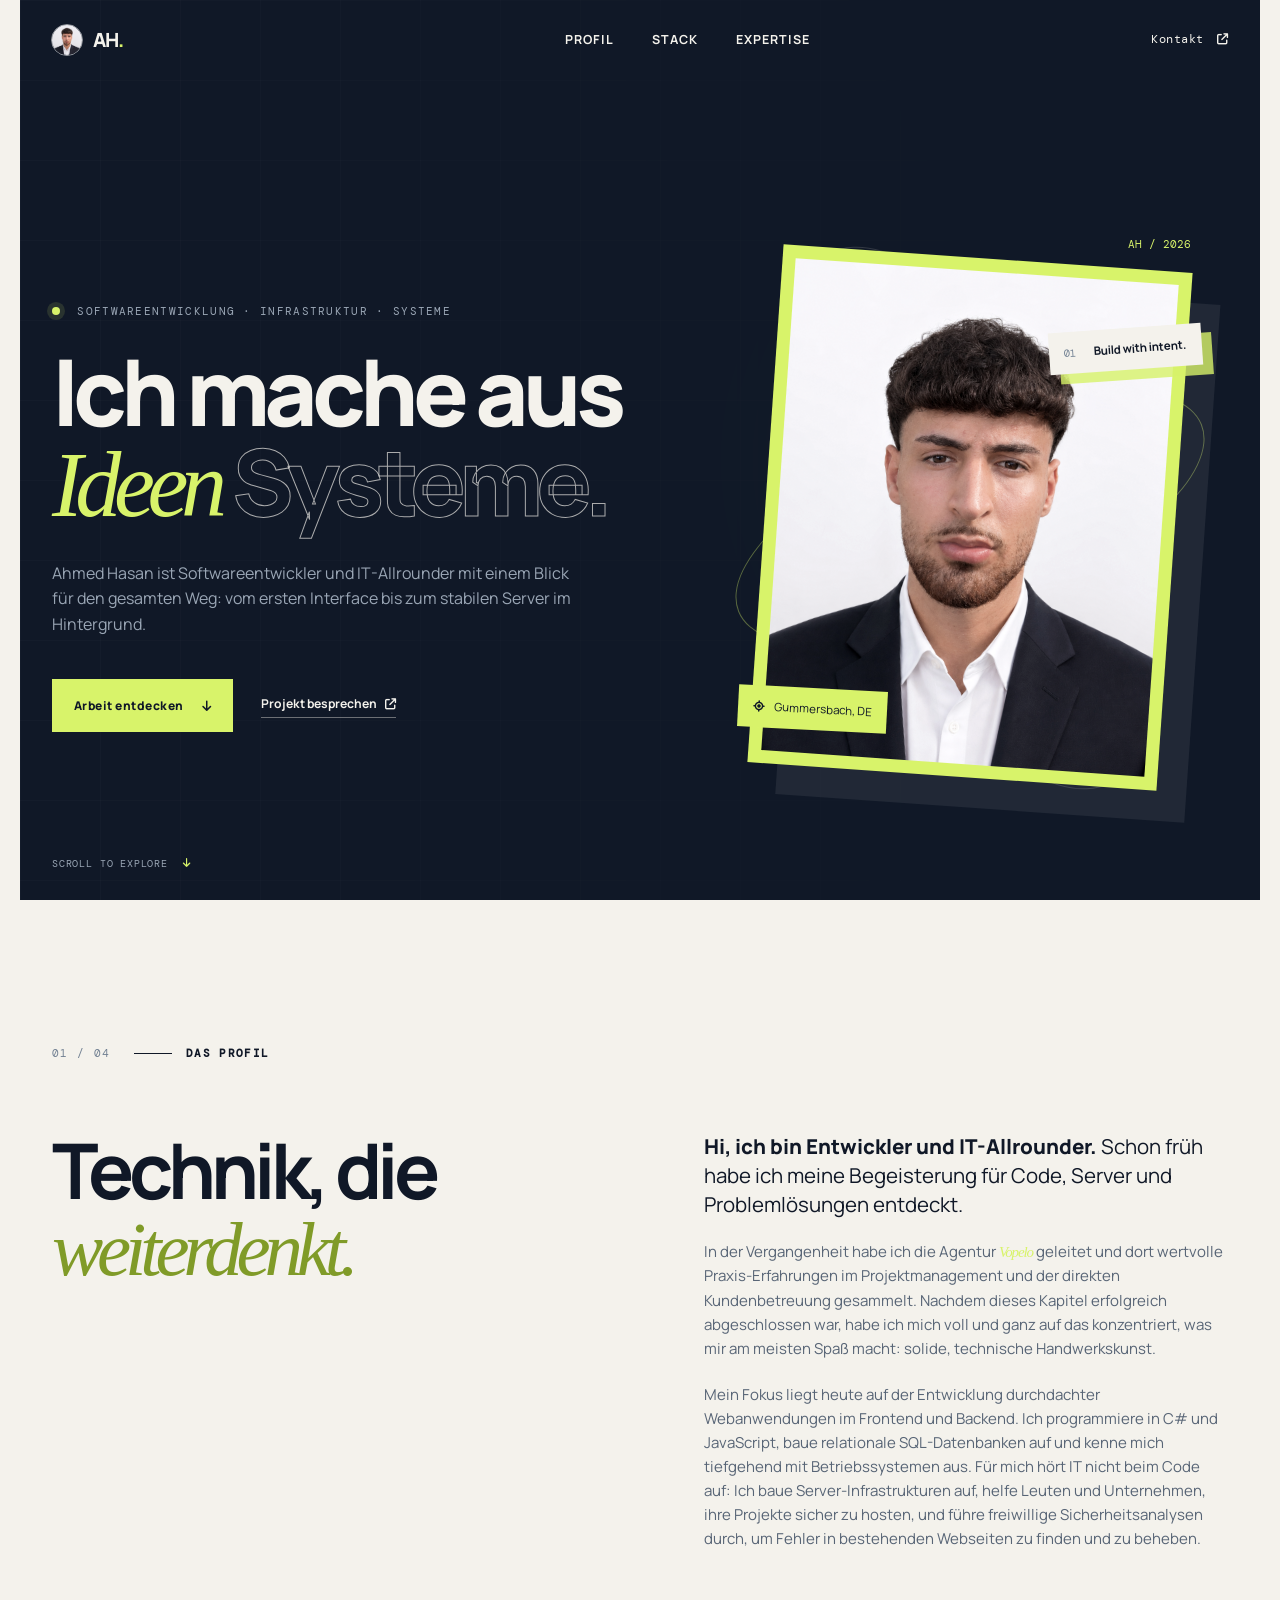
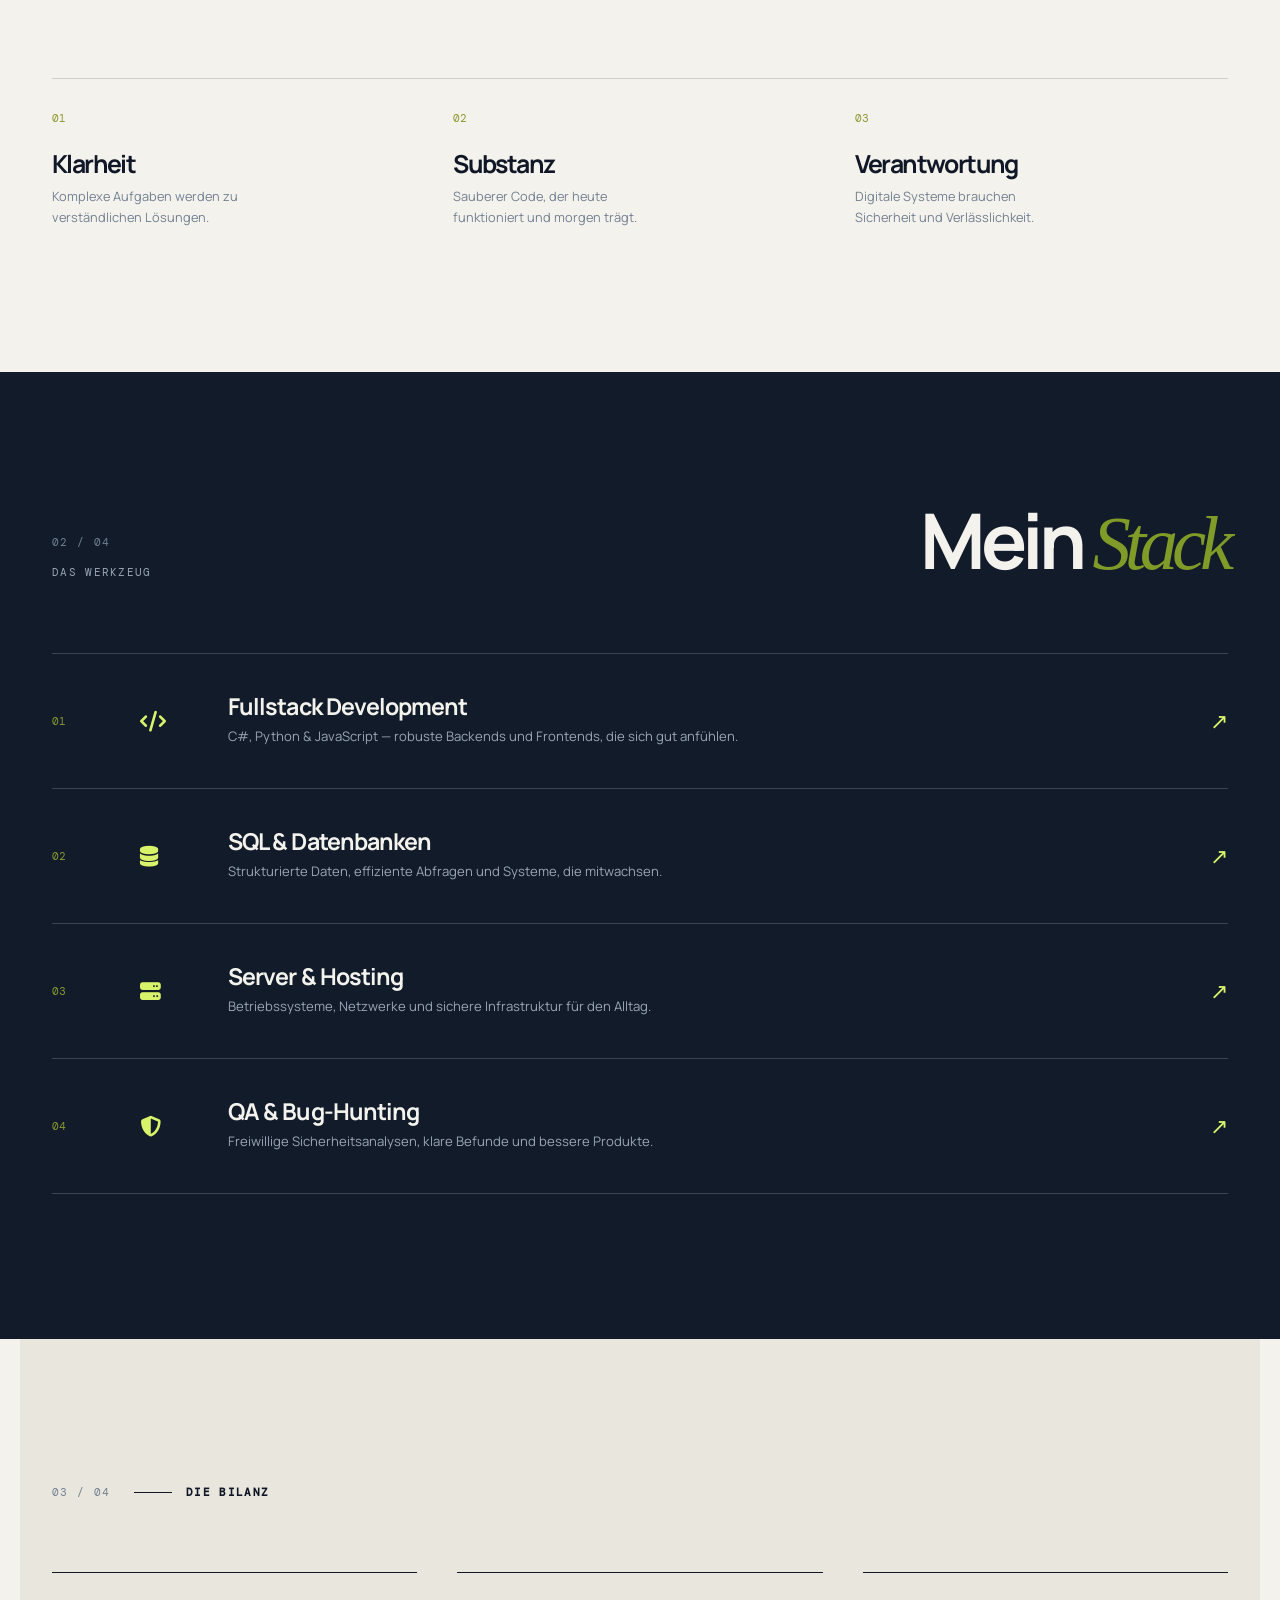
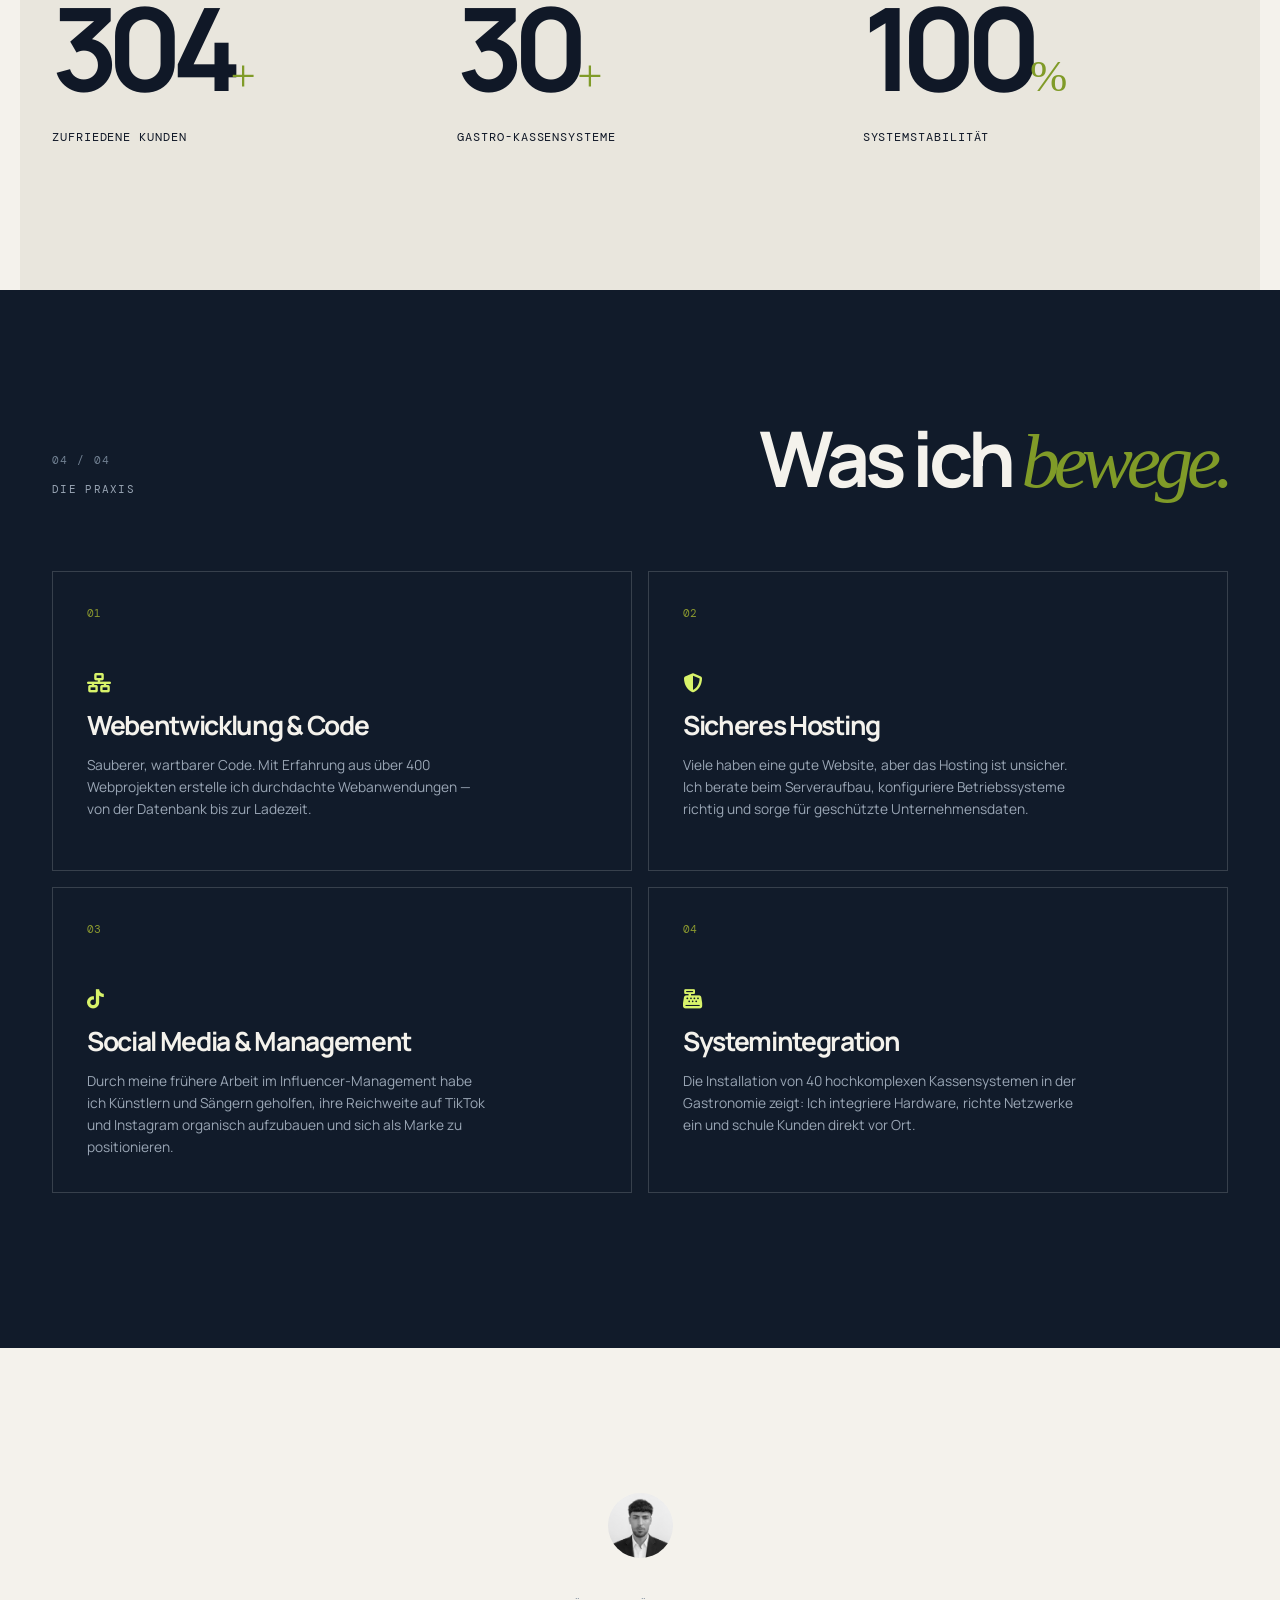
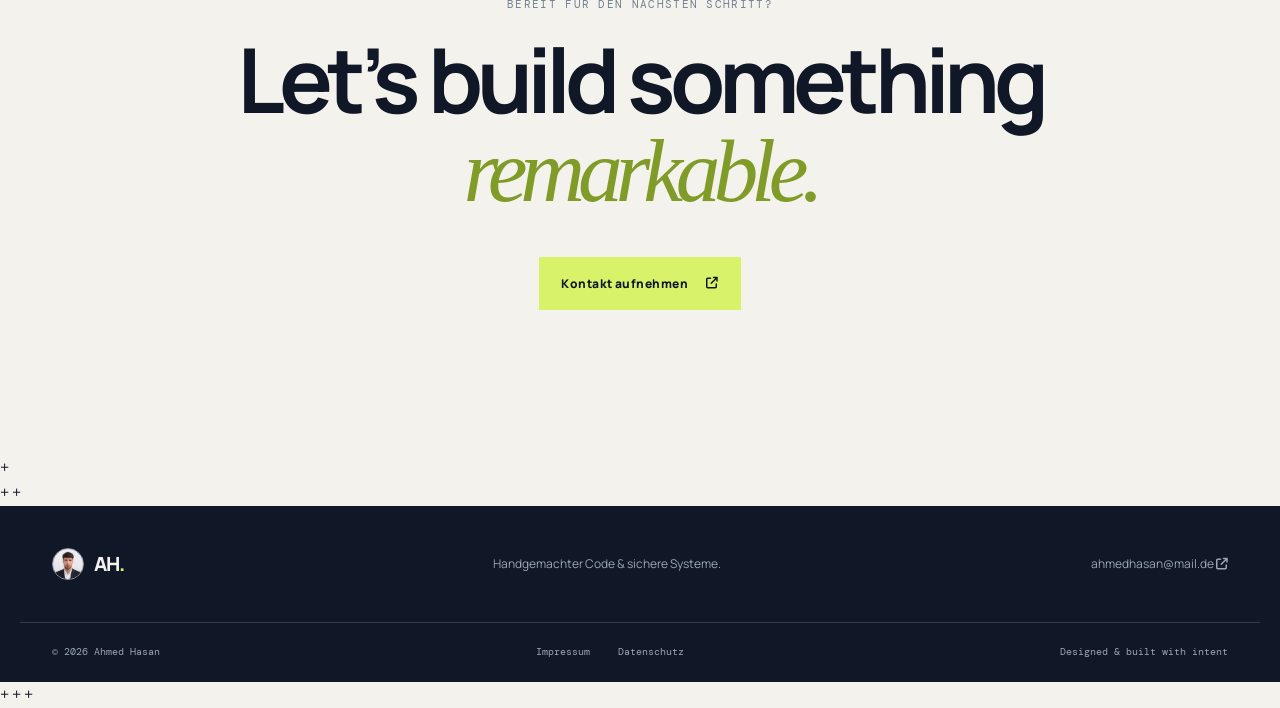
<file: index.html>
<!DOCTYPE html>
<html lang="de">
<head>
    <meta charset="UTF-8">
    <meta name="viewport" content="width=device-width, initial-scale=1.0">
    <meta name="description" content="Ahmed Hasan entwickelt digitale Produkte, sichere Infrastrukturen und starke Web-Erlebnisse.">
    <title>Ahmed Hasan — Softwareentwickler & IT-Stratege</title>
    <link rel="preconnect" href="https://fonts.googleapis.com">
    <link rel="preconnect" href="https://fonts.gstatic.com" crossorigin>
    <link href="https://fonts.googleapis.com/css2?family=DM+Mono:wght@400;500&family=Manrope:wght@400;500;600;700;800&display=swap" rel="stylesheet">
    <link rel="stylesheet" href="https://cdnjs.cloudflare.com/ajax/libs/font-awesome/6.5.2/css/all.min.css">
    <link rel="stylesheet" href="style.css">
</head>
<body>
    <div class="cursor-glow" aria-hidden="true"></div>
    <header class="site-header">
        <a class="brand" href="#top" aria-label="Ahmed Hasan Startseite"><img src="EA495259-E2A7-41BA-8DEA-850DEBAD7AAD.PNG" alt="Ahmed Hasan" class="brand-mark"><span>AH<span class="brand-dot">.</span></span></a>
        <nav class="nav-links" aria-label="Hauptnavigation"><a href="#about">Profil</a><a href="#skills">Stack</a><a href="#expertise">Expertise</a></nav>
        <a class="header-contact" href="mailto:ahmedhasan@mail.de">Kontakt <i class="fa-solid fa-arrow-up-right-from-square"></i></a>
    </header>

    <main id="top">
        <section class="hero section-shell">
            <div class="hero-grid-bg" aria-hidden="true"></div>
            <div class="hero-copy reveal">
                <p class="eyebrow"><span class="status-dot"></span> Softwareentwicklung · Infrastruktur · Systeme</p>
                <h1>Ich mache aus<br><em>Ideen</em> <span class="outline-word">Systeme.</span></h1>
                <p class="hero-text">Ahmed Hasan ist Softwareentwickler und IT-Allrounder mit einem Blick für den gesamten Weg: vom ersten Interface bis zum stabilen Server im Hintergrund.</p>
                <div class="hero-actions"><a href="#expertise" class="button button-primary">Arbeit entdecken <i class="fa-solid fa-arrow-down"></i></a><a href="mailto:ahmedhasan@mail.de" class="text-link">Projekt besprechen <i class="fa-solid fa-arrow-up-right-from-square"></i></a></div>
            </div>
            <div class="hero-visual reveal reveal-delay" aria-label="Profil von Ahmed Hasan">
                <div class="orbit orbit-one"></div><div class="orbit orbit-two"></div>
                <div class="portrait-frame"><div class="portrait-label">AH / 2026</div><img src="EA495259-E2A7-41BA-8DEA-850DEBAD7AAD.PNG" alt="Porträt von Ahmed Hasan" class="portrait"></div>
                <div class="floating-note note-top"><span>01</span><strong>Build with intent.</strong></div><div class="floating-note note-bottom"><i class="fa-solid fa-location-crosshairs"></i> Gummersbach, DE</div>
            </div>
            <div class="scroll-cue"><span>Scroll to explore</span><i class="fa-solid fa-arrow-down"></i></div>
        </section>

        <section id="about" class="section-shell about-section">
            <div class="section-intro reveal"><span class="section-number">01 / 04</span><p class="eyebrow">Das Profil</p></div>
            <div class="about-layout"><h2 class="display-title reveal">Technik, die<br><em>weiterdenkt.</em></h2><div class="about-copy reveal reveal-delay"><p class="lead"><strong>Hi, ich bin Entwickler und IT-Allrounder.</strong> Schon früh habe ich meine Begeisterung für Code, Server und Problemlösungen entdeckt.</p><p>In der Vergangenheit habe ich die Agentur <em>Vopelo</em> geleitet und dort wertvolle Praxis-Erfahrungen im Projektmanagement und der direkten Kundenbetreuung gesammelt. Nachdem dieses Kapitel erfolgreich abgeschlossen war, habe ich mich voll und ganz auf das konzentriert, was mir am meisten Spaß macht: solide, technische Handwerkskunst.</p><p>Mein Fokus liegt heute auf der Entwicklung durchdachter Webanwendungen im Frontend und Backend. Ich programmiere in C# und JavaScript, baue relationale SQL-Datenbanken auf und kenne mich tiefgehend mit Betriebssystemen aus. Für mich hört IT nicht beim Code auf: Ich baue Server-Infrastrukturen auf, helfe Leuten und Unternehmen, ihre Projekte sicher zu hosten, und führe freiwillige Sicherheitsanalysen durch, um Fehler in bestehenden Webseiten zu finden und zu beheben.</p></div></div>
            <div class="principles reveal"><div><span>01</span><h3>Klarheit</h3><p>Komplexe Aufgaben werden zu verständlichen Lösungen.</p></div><div><span>02</span><h3>Substanz</h3><p>Sauberer Code, der heute funktioniert und morgen trägt.</p></div><div><span>03</span><h3>Verantwortung</h3><p>Digitale Systeme brauchen Sicherheit und Verlässlichkeit.</p></div></div>
        </section>

        <section id="skills" class="dark-section"><div class="section-shell"><div class="section-heading reveal"><div><span class="section-number">02 / 04</span><p class="eyebrow">Das Werkzeug</p></div><h2>Mein <em>Stack</em></h2></div><div class="skills-list">
            <article class="skill-row reveal"><span class="skill-index">01</span><i class="fa-solid fa-code"></i><div><h3>Fullstack Development</h3><p>C#, Python & JavaScript — robuste Backends und Frontends, die sich gut anfühlen.</p></div><span class="skill-arrow">↗</span></article>
            <article class="skill-row reveal"><span class="skill-index">02</span><i class="fa-solid fa-database"></i><div><h3>SQL & Datenbanken</h3><p>Strukturierte Daten, effiziente Abfragen und Systeme, die mitwachsen.</p></div><span class="skill-arrow">↗</span></article>
            <article class="skill-row reveal"><span class="skill-index">03</span><i class="fa-solid fa-server"></i><div><h3>Server & Hosting</h3><p>Betriebssysteme, Netzwerke und sichere Infrastruktur für den Alltag.</p></div><span class="skill-arrow">↗</span></article>
            <article class="skill-row reveal"><span class="skill-index">04</span><i class="fa-solid fa-shield-halved"></i><div><h3>QA & Bug-Hunting</h3><p>Freiwillige Sicherheitsanalysen, klare Befunde und bessere Produkte.</p></div><span class="skill-arrow">↗</span></article>
        </div></div></section>

        <section id="milestones" class="section-shell numbers-section"><div class="section-intro reveal"><span class="section-number">03 / 04</span><p class="eyebrow">Die Bilanz</p></div><div class="numbers-grid"><div class="number-item reveal"><strong class="counter" data-target="400">0</strong><span>+</span><p>zufriedene Kunden</p></div><div class="number-item reveal reveal-delay"><strong class="counter" data-target="40">0</strong><span>+</span><p>Gastro-Kassensysteme</p></div><div class="number-item reveal reveal-delay-2"><strong>100</strong><span>%</span><p>Systemstabilität</p></div></div></section>

        <section id="expertise" class="dark-section expertise-section"><div class="section-shell"><div class="section-heading reveal"><div><span class="section-number">04 / 04</span><p class="eyebrow">Die Praxis</p></div><h2>Was ich <em>bewege.</em></h2></div><div class="expertise-grid">
            <article class="expertise-card reveal"><span class="card-number">01</span><i class="fa-solid fa-network-wired"></i><h3>Webentwicklung & Code</h3><p>Sauberer, wartbarer Code. Mit Erfahrung aus über 400 Webprojekten erstelle ich durchdachte Webanwendungen — von der Datenbank bis zur Ladezeit.</p></article>
            <article class="expertise-card reveal reveal-delay"><span class="card-number">02</span><i class="fa-solid fa-shield-halved"></i><h3>Sicheres Hosting</h3><p>Viele haben eine gute Website, aber das Hosting ist unsicher. Ich berate beim Serveraufbau, konfiguriere Betriebssysteme richtig und sorge für geschützte Unternehmensdaten.</p></article>
            <article class="expertise-card reveal"><span class="card-number">03</span><i class="fa-brands fa-tiktok"></i><h3>Social Media & Management</h3><p>Durch meine frühere Arbeit im Influencer-Management habe ich Künstlern und Sängern geholfen, ihre Reichweite auf TikTok und Instagram organisch aufzubauen und sich als Marke zu positionieren.</p></article>
            <article class="expertise-card reveal reveal-delay"><span class="card-number">04</span><i class="fa-solid fa-cash-register"></i><h3>Systemintegration</h3><p>Die Installation von 40 hochkomplexen Kassensystemen in der Gastronomie zeigt: Ich integriere Hardware, richte Netzwerke ein und schule Kunden direkt vor Ort.</p></article>
        </div></div></section>

        <section class="closing-section section-shell reveal"><img src="EA495259-E2A7-41BA-8DEA-850DEBAD7AAD.PNG" alt="Ahmed Hasan Signet" class="closing-mark"><p class="eyebrow">Bereit für den nächsten Schritt?</p><h2>Let’s build something<br><em>remarkable.</em></h2><a href="mailto:ahmedhasan@mail.de" class="button button-primary">Kontakt aufnehmen <i class="fa-solid fa-arrow-up-right-from-square"></i></a></section>
+    </main>
+
+    <footer class="site-footer"><div class="section-shell footer-top"><a class="brand" href="#top"><img src="EA495259-E2A7-41BA-8DEA-850DEBAD7AAD.PNG" alt="Ahmed Hasan" class="brand-mark"><span>AH<span class="brand-dot">.</span></span></a><p>Handgemachter Code & sichere Systeme.</p><a href="mailto:ahmedhasan@mail.de">ahmedhasan@mail.de <i class="fa-solid fa-arrow-up-right-from-square"></i></a></div><div class="section-shell footer-bottom"><span>© 2026 Ahmed Hasan</span><div><a href="Impressum.html">Impressum</a><a href="Datenschutz.html">Datenschutz</a></div><span>Designed & built with intent</span></div></footer>
+    <script src="script.js"></script>
+</body>
+</html>
</file>
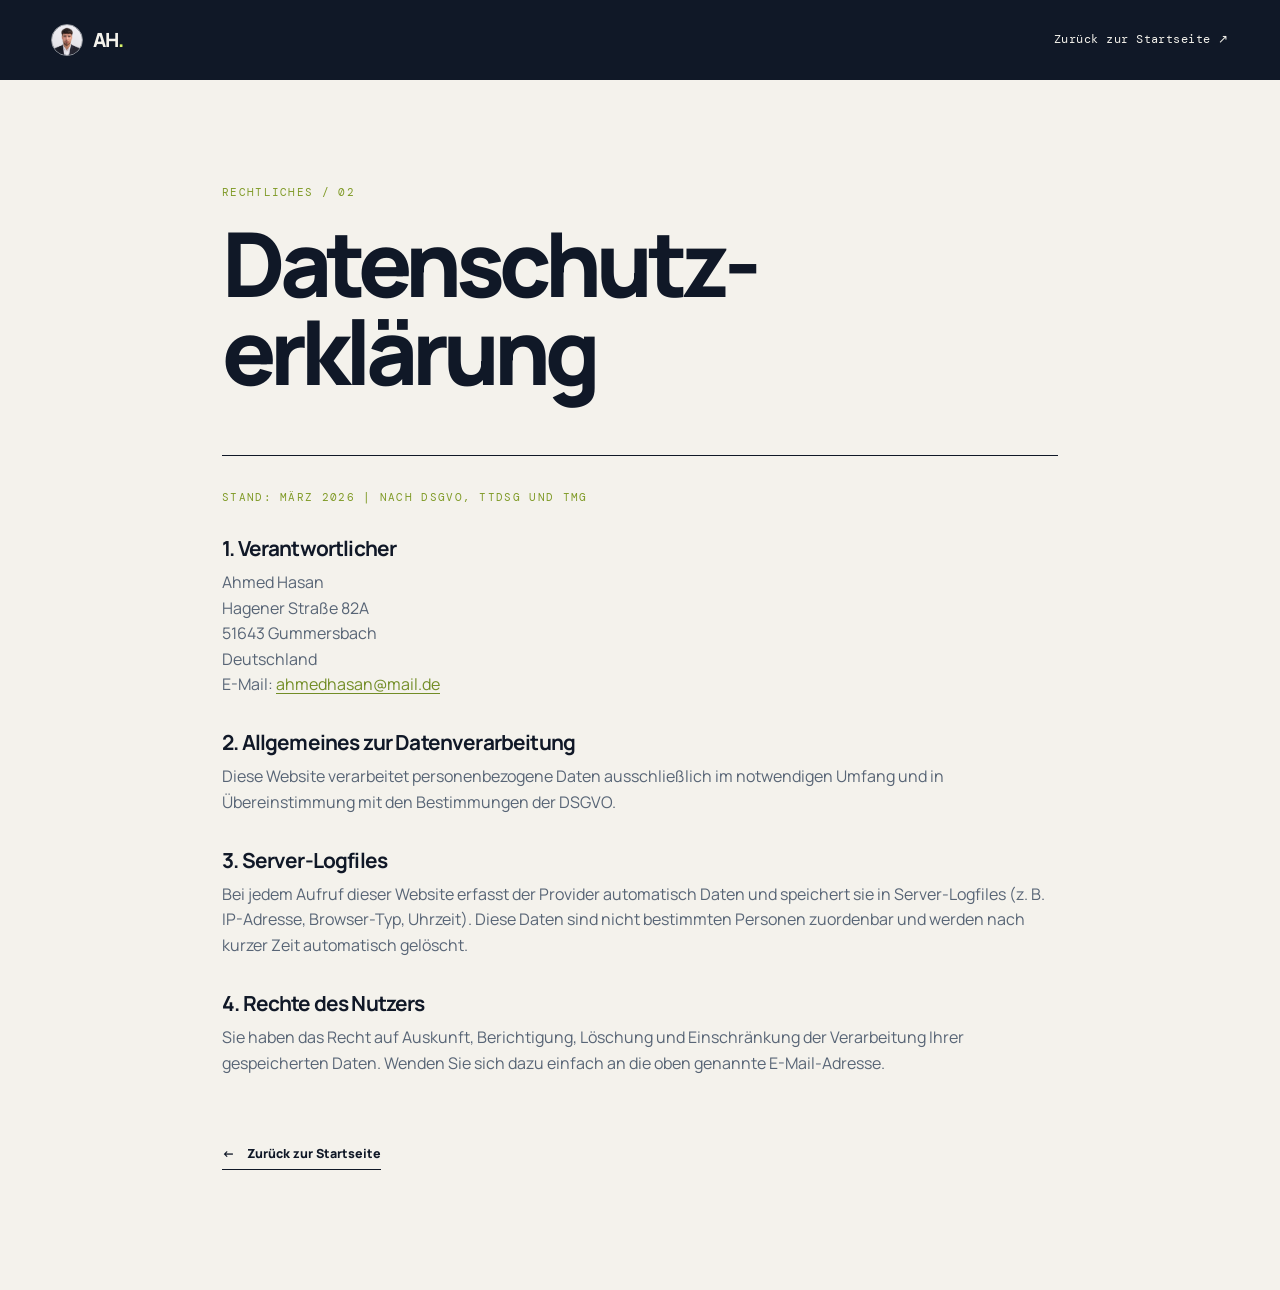
<file: datenschutz.html>
<!DOCTYPE html>
<html lang="de">
<head>
  <meta charset="UTF-8">
  <meta name="viewport" content="width=device-width, initial-scale=1.0">
  <title>Datenschutzerklärung — Ahmed Hasan</title>
  <meta name="robots" content="noindex, follow">
  <link rel="stylesheet" href="https://fonts.googleapis.com/css2?family=DM+Mono:wght@400;500&family=Manrope:wght@400;500;600;700;800&display=swap">
  <link rel="stylesheet" href="style.css">
</head>
<body class="legal-page">
  <header class="site-header"><a class="brand" href="index.html"><img src="EA495259-E2A7-41BA-8DEA-850DEBAD7AAD.PNG" alt="Ahmed Hasan" class="brand-mark"><span>AH<span class="brand-dot">.</span></span></a><a class="header-contact" href="index.html">Zurück zur Startseite <span aria-hidden="true">↗</span></a></header>
  <main class="legal-main"><p class="legal-kicker">Rechtliches / 02</p><h1>Datenschutz-<br>erklärung</h1><div class="legal-card">
    <p class="legal-kicker">Stand: März 2026 | Nach DSGVO, TTDSG und TMG</p>
    <h2>1. Verantwortlicher</h2><p>Ahmed Hasan<br>Hagener Straße 82A<br>51643 Gummersbach<br>Deutschland<br>E-Mail: <a href="mailto:ahmedhasan@mail.de">ahmedhasan@mail.de</a></p>
    <h2>2. Allgemeines zur Datenverarbeitung</h2><p>Diese Website verarbeitet personenbezogene Daten ausschließlich im notwendigen Umfang und in Übereinstimmung mit den Bestimmungen der DSGVO.</p>
    <h2>3. Server-Logfiles</h2><p>Bei jedem Aufruf dieser Website erfasst der Provider automatisch Daten und speichert sie in Server-Logfiles (z. B. IP-Adresse, Browser-Typ, Uhrzeit). Diese Daten sind nicht bestimmten Personen zuordenbar und werden nach kurzer Zeit automatisch gelöscht.</p>
    <h2>4. Rechte des Nutzers</h2><p>Sie haben das Recht auf Auskunft, Berichtigung, Löschung und Einschränkung der Verarbeitung Ihrer gespeicherten Daten. Wenden Sie sich dazu einfach an die oben genannte E-Mail-Adresse.</p>
  </div><a class="legal-back" href="index.html"><span aria-hidden="true">←</span> Zurück zur Startseite</a></main>
</body>
</html>
</file>
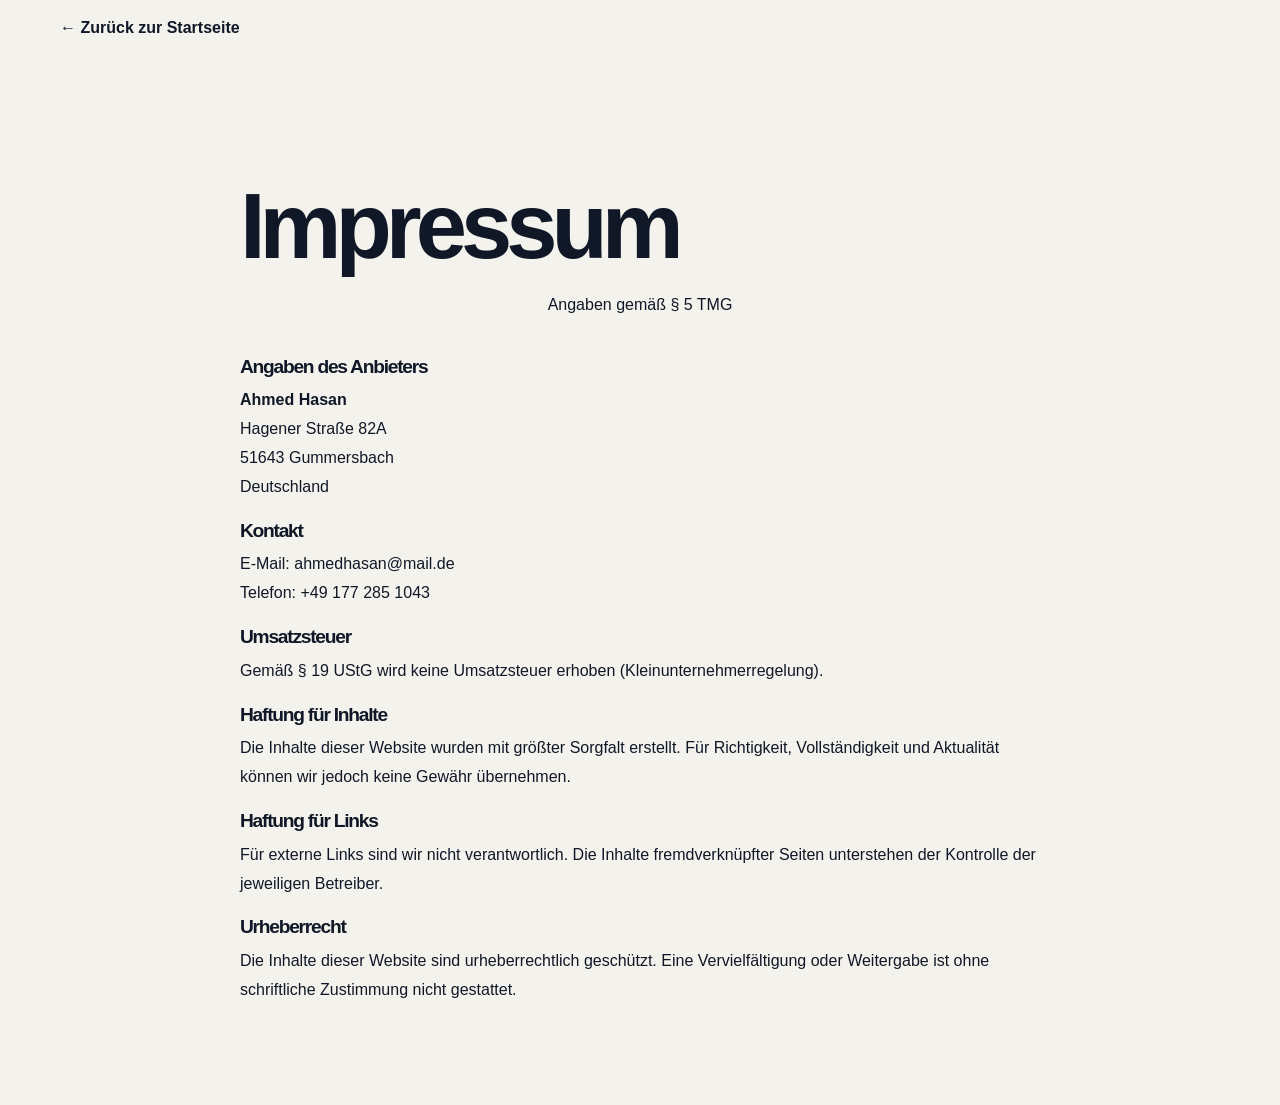
<file: Impressum .html>
<!DOCTYPE html>
<html lang="de">
<head>
  <meta charset="UTF-8" />
  <meta name="viewport" content="width=device-width, initial-scale=1.0" />
  <title>Impressum – Ahmed Hasan</title>
  <meta name="robots" content="noindex, follow" />
  <link rel="stylesheet" href="style.css" />
</head>
<body>

<nav id="navbar" class="navbar scrolled" style="position: static;">
  <div class="nav-container" style="max-width: 1200px; margin: 0 auto; padding: 15px 20px;">
    <a href="index.html" class="nav-logo" style="color: var(--text-main); text-decoration: none; font-weight: 600;">← Zurück zur Startseite</a>
  </div>
</nav>

<section class="section" style="padding: 100px 20px; background: var(--bg-dark);">
  <div class="container" style="max-width: 800px; margin: 0 auto;">
    <h1 class="section-title" style="margin-bottom: 20px;">Impressum</h1>
    <p style="color: var(--text-muted); margin-bottom: 40px; text-align: center;">Angaben gemäß § 5 TMG</p>

    <div class="glass-card" style="color: var(--text-muted); line-height: 1.8;">
      <h2 style="font-size: 1.2rem; margin: 20px 0 10px; color: var(--text-main); font-family: 'Space Grotesk', sans-serif;">Angaben des Anbieters</h2>
      <p style="color: var(--text-muted); margin-bottom: 20px;">
        <strong style="color: var(--text-main);">Ahmed Hasan</strong><br>
        Hagener Straße 82A<br>
        51643 Gummersbach<br>
        Deutschland
      </p>

      <h2 style="font-size: 1.2rem; margin: 20px 0 10px; color: var(--text-main); font-family: 'Space Grotesk', sans-serif;">Kontakt</h2>
      <p style="color: var(--text-muted); margin-bottom: 20px;">
        E-Mail: <a href="mailto:ahmedhasan@mail.de" style="color: var(--primary);">ahmedhasan@mail.de</a><br>
        Telefon: <a href="tel:+491772851043" style="color: var(--primary);">+49 177 285 1043</a>
      </p>

      <h2 style="font-size: 1.2rem; margin: 20px 0 10px; color: var(--text-main); font-family: 'Space Grotesk', sans-serif;">Umsatzsteuer</h2>
      <p style="color: var(--text-muted); margin-bottom: 20px;">Gemäß § 19 UStG wird keine Umsatzsteuer erhoben (Kleinunternehmerregelung).</p>

      <h2 style="font-size: 1.2rem; margin: 20px 0 10px; color: var(--text-main); font-family: 'Space Grotesk', sans-serif;">Haftung für Inhalte</h2>
      <p style="color: var(--text-muted); margin-bottom: 20px;">Die Inhalte dieser Website wurden mit größter Sorgfalt erstellt. Für Richtigkeit, Vollständigkeit und Aktualität können wir jedoch keine Gewähr übernehmen.</p>

      <h2 style="font-size: 1.2rem; margin: 20px 0 10px; color: var(--text-main); font-family: 'Space Grotesk', sans-serif;">Haftung für Links</h2>
      <p style="color: var(--text-muted); margin-bottom: 20px;">Für externe Links sind wir nicht verantwortlich. Die Inhalte fremdverknüpfter Seiten unterstehen der Kontrolle der jeweiligen Betreiber.</p>

      <h2 style="font-size: 1.2rem; margin: 20px 0 10px; color: var(--text-main); font-family: 'Space Grotesk', sans-serif;">Urheberrecht</h2>
      <p style="color: var(--text-muted);">Die Inhalte dieser Website sind urheberrechtlich geschützt. Eine Vervielfältigung oder Weitergabe ist ohne schriftliche Zustimmung nicht gestattet.</p>
    </div>
  </div>
</section>

</body>
</html>
</file>
<file: style.css>
:root { --ink: #101827; --paper: #f4f2ec; --paper-deep: #e9e6dd; --lime: #d8f36a; --muted: #718092; --line: rgba(16,24,39,.16); --dark: #111b2a; --dark-muted: #9aa6b5; }
* { box-sizing: border-box; margin: 0; padding: 0; }
html { scroll-behavior: smooth; }
body { background: var(--paper); color: var(--ink); font-family: 'Manrope', sans-serif; line-height: 1.6; overflow-x: hidden; }
a { color: inherit; text-decoration: none; }
.section-shell { max-width: 1240px; margin: 0 auto; padding-left: 32px; padding-right: 32px; }
.site-header { position: fixed; z-index: 10; top: 0; left: 0; width: 100%; display: flex; align-items: center; justify-content: space-between; padding: 24px 4vw; color: var(--paper); transition: background .3s, padding .3s; }
.site-header.scrolled { background: rgba(16,24,39,.94); backdrop-filter: blur(18px); padding-top: 16px; padding-bottom: 16px; }
.brand { display: inline-flex; align-items: center; gap: 10px; font-weight: 800; letter-spacing: -.06em; font-size: 1.22rem; }
.brand-mark { width: 32px; height: 32px; border-radius: 50%; object-fit: cover; border: 1px solid rgba(255,255,255,.55); }
.brand-dot { color: var(--lime); }
.nav-links { display: flex; gap: 38px; margin-left: 100px; font-size: .78rem; font-weight: 700; letter-spacing: .08em; text-transform: uppercase; }
.nav-links a, .header-contact { transition: color .25s; }
.nav-links a:hover, .header-contact:hover, .text-link:hover { color: var(--lime); }
.header-contact { font-family: 'DM Mono', monospace; font-size: .75rem; letter-spacing: .04em; }
.header-contact i, .text-link i { font-size: .7rem; margin-left: 6px; }
.hero { min-height: 100vh; position: relative; display: grid; grid-template-columns: 1.05fr .95fr; align-items: center; gap: 7vw; padding-top: 135px; background: var(--ink); color: var(--paper); overflow: hidden; }
.hero-grid-bg { position: absolute; inset: 0; opacity: .25; background-image: linear-gradient(rgba(255,255,255,.08) 1px, transparent 1px), linear-gradient(90deg, rgba(255,255,255,.08) 1px, transparent 1px); background-size: 80px 80px; mask-image: linear-gradient(90deg, black, transparent 85%); }
.hero-grid-bg::after { content: ''; position: absolute; width: 650px; height: 650px; border-radius: 50%; background: var(--lime); filter: blur(130px); opacity: .12; top: 15%; right: -8%; }
.hero-copy, .hero-visual { position: relative; z-index: 1; }
.eyebrow, .section-number { font-family: 'DM Mono', monospace; font-size: .68rem; letter-spacing: .12em; text-transform: uppercase; }
.eyebrow { color: var(--muted); }
.hero .eyebrow { color: var(--dark-muted); }
.status-dot { display: inline-block; width: 8px; height: 8px; margin-right: 9px; border-radius: 50%; background: var(--lime); box-shadow: 0 0 0 5px rgba(216,243,106,.12); }
h1, h2, h3 { letter-spacing: -.065em; line-height: .98; }
h1 { max-width: 730px; margin: 26px 0 30px; font-size: clamp(4rem, 7.2vw, 7.2rem); font-weight: 800; }
em { color: var(--lime); font-family: Georgia, serif; font-weight: 400; letter-spacing: -.08em; }
.outline-word { color: transparent; -webkit-text-stroke: 1px rgba(244,242,236,.68); }
.hero-text { max-width: 520px; color: var(--dark-muted); font-size: 1rem; }
.hero-actions { display: flex; align-items: center; gap: 28px; margin-top: 42px; }
.button { display: inline-flex; align-items: center; gap: 18px; padding: 17px 22px; font-size: .75rem; font-weight: 800; letter-spacing: .04em; transition: transform .25s, background .25s, color .25s; }
.button:hover { transform: translateY(-4px); }
.button-primary { background: var(--lime); color: var(--ink); }
.button-primary:hover { background: #efffa8; }
.text-link { color: var(--paper); font-size: .76rem; font-weight: 700; border-bottom: 1px solid rgba(244,242,236,.4); padding-bottom: 4px; }
.hero-visual { height: 590px; display: flex; align-items: center; justify-content: center; }
.portrait-frame { position: relative; z-index: 2; width: min(34vw, 410px); aspect-ratio: .79; padding: 13px; background: var(--lime); transform: rotate(4deg); box-shadow: 30px 30px 0 rgba(255,255,255,.07); }
.portrait { display: block; width: 100%; height: 100%; object-fit: cover; object-position: center; filter: saturate(.76) contrast(1.08); }
.portrait-label { position: absolute; z-index: 3; top: -34px; right: 4px; color: var(--lime); font: .68rem 'DM Mono', monospace; transform: rotate(-4deg); }
.orbit { position: absolute; border: 1px solid rgba(216,243,106,.36); border-radius: 50%; transform: rotate(-22deg); }
.orbit-one { width: 500px; height: 190px; }.orbit-two { width: 600px; height: 250px; transform: rotate(62deg); border-color: rgba(244,242,236,.15); }
.floating-note { position: absolute; z-index: 3; background: var(--paper); color: var(--ink); padding: 12px 15px; font-size: .72rem; box-shadow: 10px 10px 0 rgba(216,243,106,.8); }
.note-top { top: 105px; right: 5%; transform: rotate(-4deg); }.note-top span { color: var(--muted); font: .65rem 'DM Mono', monospace; margin-right: 18px; }.note-bottom { bottom: 82px; left: 5%; transform: rotate(3deg); box-shadow: none; background: var(--lime); }.note-bottom i { margin-right: 7px; }
.scroll-cue { position: absolute; left: 32px; bottom: 30px; display: flex; gap: 15px; align-items: center; color: var(--dark-muted); font: .64rem 'DM Mono', monospace; text-transform: uppercase; letter-spacing: .08em; }.scroll-cue i { color: var(--lime); }
.about-section, .numbers-section { padding-top: 145px; padding-bottom: 145px; }.section-intro { display: flex; align-items: center; gap: 24px; margin-bottom: 70px; }.section-number { color: var(--muted); }.section-intro .eyebrow { color: var(--ink); font-weight: 700; }.section-intro .eyebrow::before { content: ''; display: inline-block; width: 38px; border-top: 1px solid var(--ink); margin: 0 14px 3px 0; }
.about-layout { display: grid; grid-template-columns: 1fr 1fr; gap: 10vw; }.display-title { font-size: clamp(3.2rem, 6vw, 6.5rem); }.display-title em, .section-heading em { color: #809b28; }.about-copy { max-width: 560px; color: #586576; font-size: .94rem; }.about-copy p { margin-bottom: 22px; }.about-copy .lead { color: var(--ink); font-size: 1.28rem; line-height: 1.4; }.about-copy .lead strong { font-weight: 800; }
.principles { display: grid; grid-template-columns: repeat(3, 1fr); gap: 28px; border-top: 1px solid var(--line); margin-top: 105px; padding-top: 25px; }.principles span, .skill-index, .card-number { color: #8a982f; font: .68rem 'DM Mono', monospace; }.principles h3 { margin: 22px 0 10px; font-size: 1.55rem; }.principles p { color: var(--muted); font-size: .8rem; max-width: 190px; }
.dark-section { background: var(--dark); color: var(--paper); padding: 130px 0 145px; }.section-heading { display: flex; align-items: end; justify-content: space-between; margin-bottom: 72px; }.section-heading .eyebrow { color: var(--dark-muted); margin-top: 10px; }.section-heading h2 { font-size: clamp(3.2rem, 6vw, 6.3rem); }.skills-list { border-top: 1px solid rgba(255,255,255,.18); }.skill-row { display: grid; grid-template-columns: 70px 70px 1fr 30px; align-items: center; gap: 18px; min-height: 135px; border-bottom: 1px solid rgba(255,255,255,.18); transition: padding .3s, background .3s; }.skill-row:hover { padding-left: 18px; background: rgba(216,243,106,.05); }.skill-row > i { color: var(--lime); font-size: 1.3rem; }.skill-row h3 { font-size: 1.45rem; letter-spacing: -.04em; margin-bottom: 8px; }.skill-row p { color: var(--dark-muted); font-size: .82rem; }.skill-arrow { color: var(--lime); font-size: 1.4rem; text-align: right; }
.numbers-section { background: var(--paper-deep); }.numbers-grid { display: grid; grid-template-columns: repeat(3, 1fr); gap: 40px; }.number-item { position: relative; border-top: 1px solid var(--ink); padding-top: 28px; }.number-item strong { font-size: clamp(4.5rem, 9vw, 9rem); line-height: .8; letter-spacing: -.1em; }.number-item span { color: #809b28; font: 2.8rem Georgia, serif; }.number-item p { margin-top: 28px; font: .72rem 'DM Mono', monospace; text-transform: uppercase; letter-spacing: .08em; }
.expertise-section { padding-bottom: 155px; }.expertise-grid { display: grid; grid-template-columns: repeat(2, 1fr); gap: 16px; }.expertise-card { position: relative; min-height: 300px; padding: 34px; border: 1px solid rgba(255,255,255,.16); transition: border-color .3s, transform .3s; }.expertise-card:hover { border-color: var(--lime); transform: translateY(-6px); }.expertise-card .card-number { display: block; margin-bottom: 52px; }.expertise-card > i { color: var(--lime); font-size: 1.2rem; margin-bottom: 20px; }.expertise-card h3 { font-size: 1.65rem; margin-bottom: 15px; letter-spacing: -.05em; }.expertise-card p { max-width: 400px; color: var(--dark-muted); font-size: .86rem; }
.closing-section { padding-top: 145px; padding-bottom: 145px; text-align: center; }.closing-mark { width: 65px; height: 65px; border-radius: 50%; object-fit: cover; margin-bottom: 30px; filter: grayscale(1); }.closing-section h2 { margin: 22px 0 42px; font-size: clamp(3.3rem, 7vw, 7.5rem); }.closing-section h2 em { color: #809b28; }
.site-footer { background: var(--ink); color: var(--paper); padding: 42px 0 24px; }.footer-top { display: flex; align-items: center; justify-content: space-between; padding-bottom: 42px; border-bottom: 1px solid rgba(255,255,255,.16); }.footer-top p, .footer-top > a:last-child { color: var(--dark-muted); font-size: .75rem; }.footer-top > a:last-child:hover, .footer-bottom a:hover { color: var(--lime); }.footer-bottom { display: flex; justify-content: space-between; padding-top: 22px; color: var(--dark-muted); font: .65rem 'DM Mono', monospace; }.footer-bottom div { display: flex; gap: 28px; }
.reveal { opacity: 0; transform: translateY(24px); transition: opacity .75s ease, transform .75s ease; }.reveal.is-visible { opacity: 1; transform: translateY(0); }.reveal-delay { transition-delay: .12s; }.reveal-delay-2 { transition-delay: .24s; }.cursor-glow { position: fixed; z-index: 20; pointer-events: none; width: 180px; height: 180px; border-radius: 50%; background: rgba(216,243,106,.11); filter: blur(25px); transform: translate(-50%, -50%); opacity: 0; transition: opacity .3s; }
@media (max-width: 800px) { .section-shell { padding-left: 22px; padding-right: 22px; }.site-header { padding: 20px 22px; }.nav-links { display: none; }.hero { display: block; padding-top: 150px; padding-bottom: 100px; }.hero-visual { height: 480px; margin-top: 35px; }.portrait-frame { width: min(72vw, 350px); }.orbit-one { width: 390px; }.orbit-two { width: 440px; }.note-top { right: 2%; }.note-bottom { left: 2%; bottom: 42px; }.scroll-cue { left: 22px; }.about-section, .numbers-section { padding-top: 95px; padding-bottom: 95px; }.section-intro { margin-bottom: 45px; }.about-layout { grid-template-columns: 1fr; gap: 42px; }.principles { margin-top: 65px; grid-template-columns: 1fr; gap: 25px; }.principles p { max-width: 320px; }.dark-section { padding-top: 95px; padding-bottom: 105px; }.section-heading { display: block; margin-bottom: 48px; }.section-heading h2 { margin-top: 50px; }.skill-row { grid-template-columns: 38px 34px 1fr 20px; gap: 8px; min-height: 145px; }.skill-row h3 { font-size: 1.05rem; }.skill-row p { font-size: .74rem; }.numbers-grid { grid-template-columns: 1fr; gap: 55px; }.number-item strong { font-size: 6rem; }.expertise-grid { grid-template-columns: 1fr; }.expertise-card { min-height: 275px; }.footer-top { display: grid; gap: 22px; }.footer-bottom { display: grid; gap: 18px; }.footer-bottom div { order: -1; }.closing-section { padding-top: 95px; padding-bottom: 95px; } }
@media (prefers-reduced-motion: reduce) { *, *::before, *::after { scroll-behavior: auto !important; animation-duration: .01ms !important; transition-duration: .01ms !important; } .reveal { opacity: 1; transform: none; } }

/* Shared legal page layout */
.legal-page { min-height: 100vh; background: var(--paper); }
.legal-page .site-header { position: relative; background: var(--ink); }
.legal-main { max-width: 900px; margin: 0 auto; padding: 105px 32px 120px; }
.legal-kicker { color: #809b28; font: .68rem 'DM Mono', monospace; letter-spacing: .12em; text-transform: uppercase; }
.legal-main h1 { max-width: none; color: var(--ink); font-size: clamp(3.3rem, 7vw, 6.6rem); margin: 20px 0 60px; }
.legal-card { border-top: 1px solid var(--ink); padding-top: 34px; color: #586576; }
.legal-card h2 { color: var(--ink); font-size: 1.3rem; margin: 34px 0 12px; letter-spacing: -.04em; }
.legal-card h2:first-child { margin-top: 0; }
.legal-card p { margin-bottom: 22px; }
.legal-card strong { color: var(--ink); }
.legal-card a { color: #728d26; text-decoration: underline; text-underline-offset: 3px; }
.legal-back { display: inline-flex; gap: 12px; margin-top: 46px; color: var(--ink); font-size: .78rem; font-weight: 800; border-bottom: 1px solid var(--ink); padding-bottom: 5px; }
.legal-back:hover { color: #728d26; border-color: #728d26; }
@media (max-width: 800px) { .legal-main { padding: 75px 22px 90px; }.legal-main h1 { margin-bottom: 42px; } }
</file>
